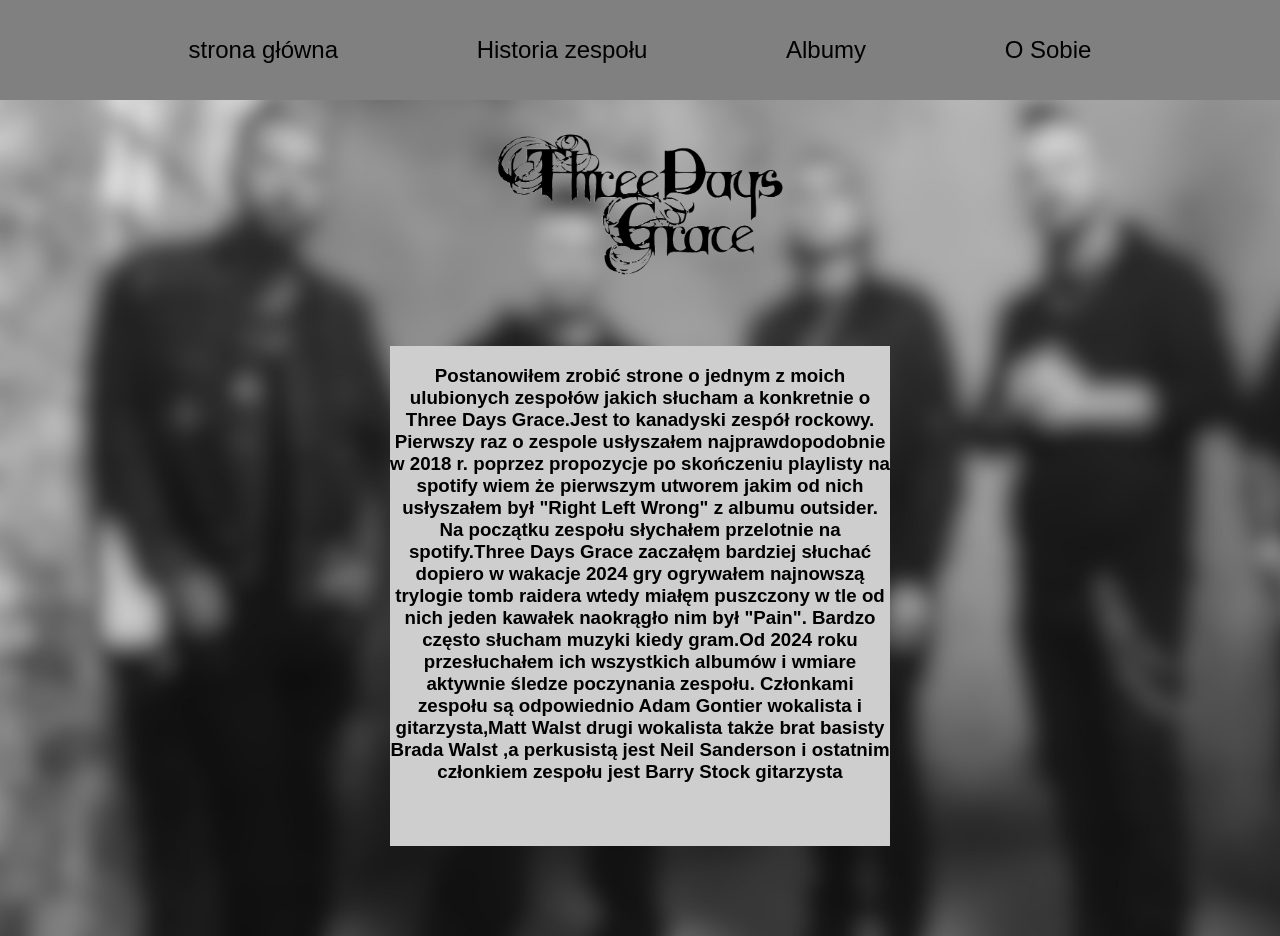
<file: index.html>
<!DOCTYPE html>
<html lang="en">
<head>
    <meta charset="UTF-8">
    <meta name="viewport" content="width=device-width, initial-scale=1.0">
    <title>Moja strona</title>
    <link rel="stylesheet" href="style.css">
    <link rel="stylesheet" href="styldod.css">
</head>
<body>
    <nav class="navbar">
        <a href="index.html" class="nav-item">strona główna</a>
        <a href="historia.html" class="nav-item">Historia zespołu</a>
        <a href="albumy.html" class="nav-item">Albumy</a>
        <a href="osobie.html" class="nav-item">O Sobie</a>
    </nav>
    <img src="logo.png" alt="logo" class="logo">
    <main class="content">
        <div class="tekst">
            <header><h3>Postanowiłem zrobić strone o jednym z moich ulubionych zespołów jakich słucham a konkretnie o Three Days Grace.Jest to kanadyski zespół rockowy.
                Pierwszy raz o zespole usłyszałem najprawdopodobnie w 2018 r. 
                poprzez propozycje po skończeniu playlisty na spotify wiem że pierwszym utworem jakim od nich usłyszałem był "Right Left Wrong" z albumu outsider.
                Na początku zespołu słychałem przelotnie na spotify.Three Days Grace zaczałęm bardziej słuchać dopiero w wakacje 2024 gry ogrywałem najnowszą trylogie tomb raidera wtedy miałęm puszczony w tle od nich jeden kawałek naokrągło nim był "Pain".
                Bardzo często słucham muzyki kiedy gram.Od 2024 roku przesłuchałem ich wszystkich albumów i wmiare aktywnie śledze poczynania zespołu.
                Członkami zespołu są odpowiednio Adam Gontier wokalista i gitarzysta,Matt Walst drugi wokalista także brat basisty Brada Walst ,a perkusistą jest Neil Sanderson i ostatnim członkiem zespołu jest Barry Stock gitarzysta
         </h3></header>
        </div>
    </main>
</body>
</html>
</file>
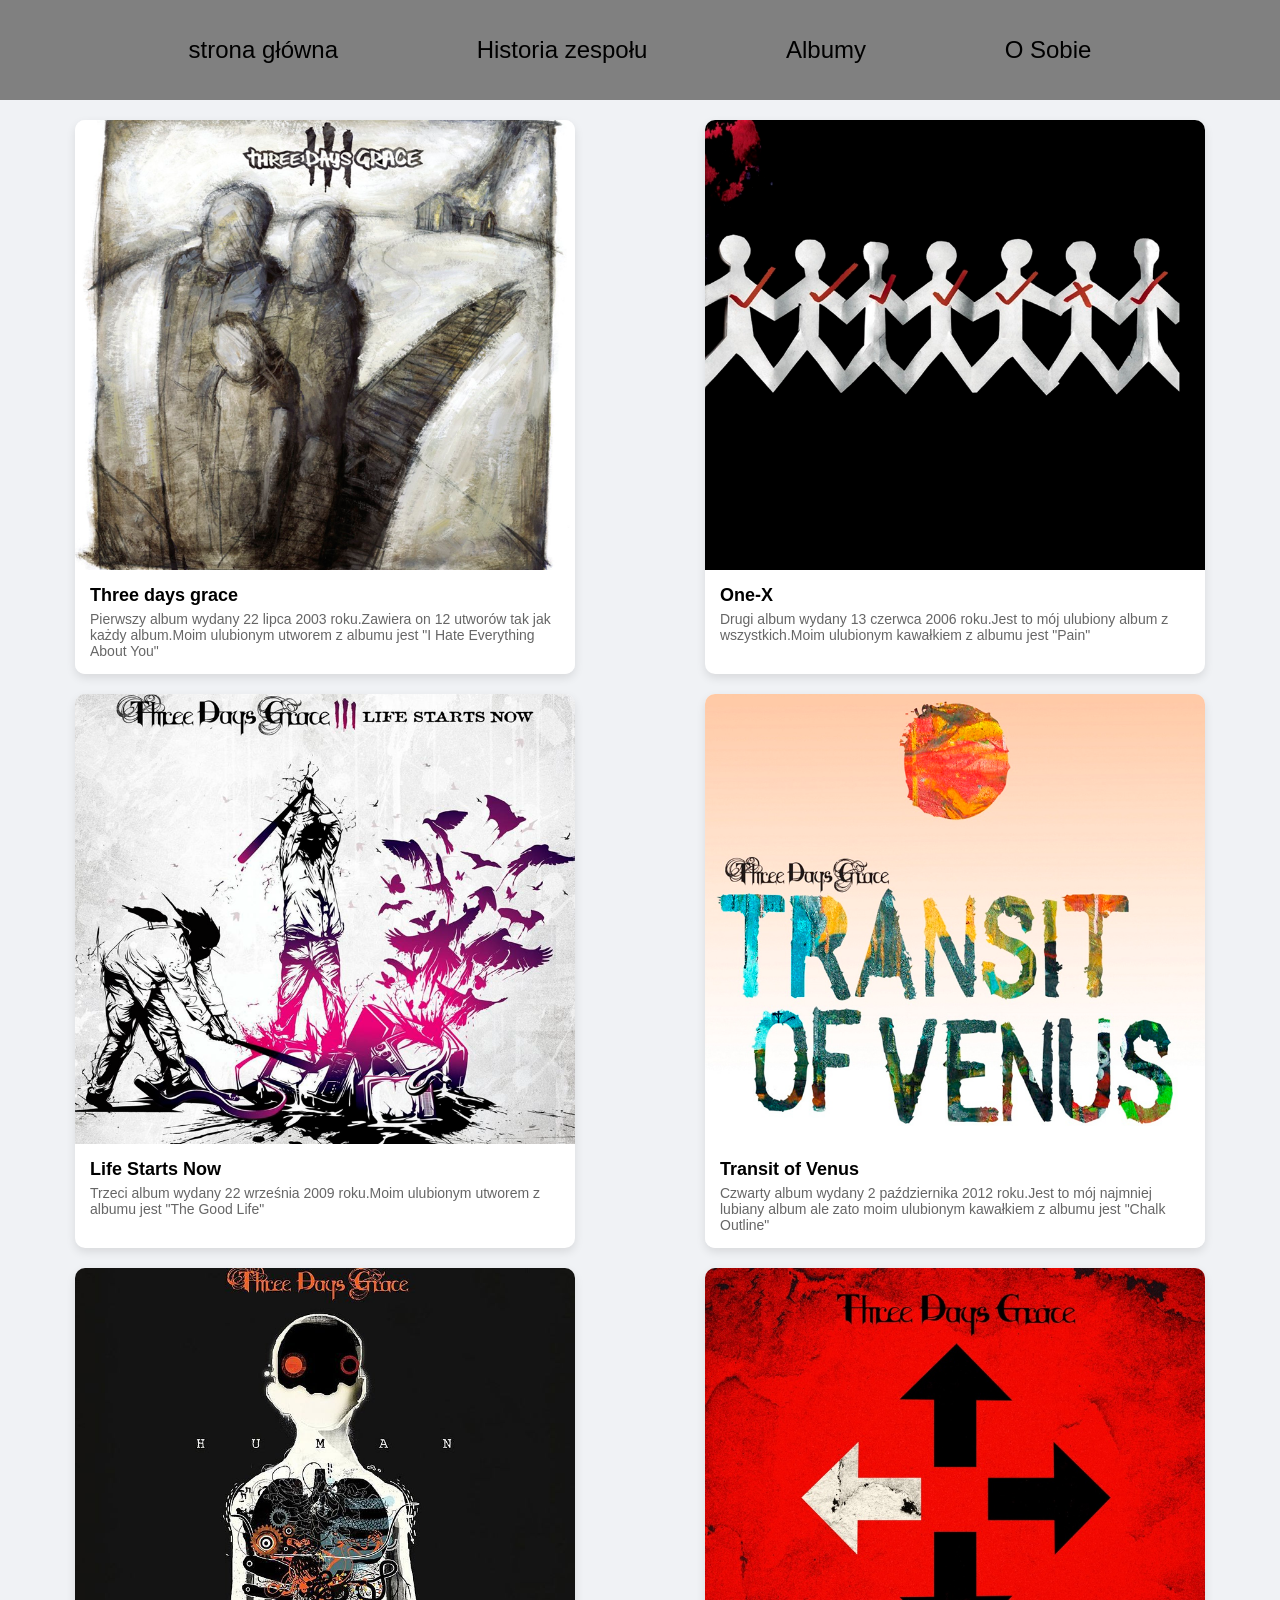
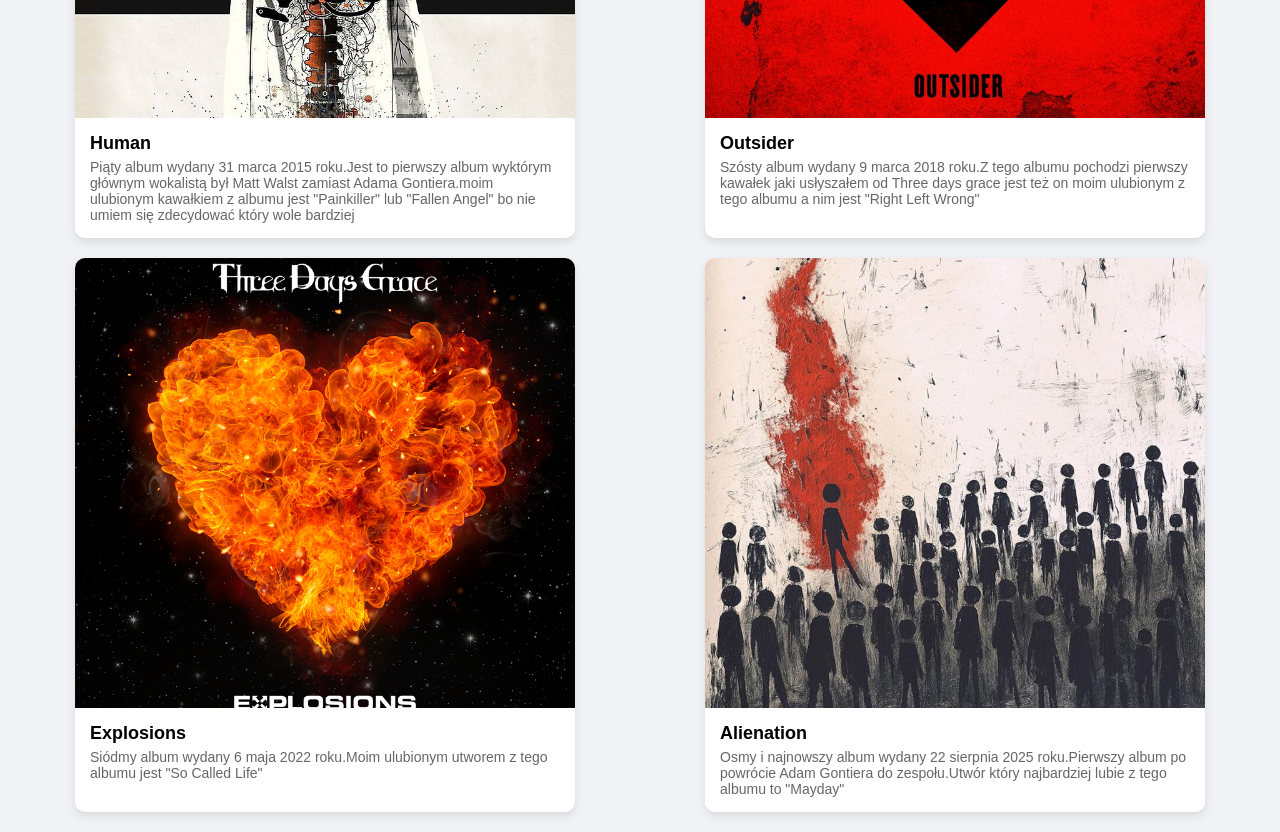
<file: albumy.html>
<!DOCTYPE html>
<html lang="en">
<head>
    <meta charset="UTF-8">
    <meta name="viewport" content="width=device-width, initial-scale=1.0">
    <title>Albumy-moja strona</title>
    <link rel="stylesheet" href="style.css">
    <link rel="stylesheet" href="stylalbum.css">
</head>
<body>
    <nav class="navbar">
        <a href="index.html" class="nav-item">strona główna</a>
        <a href="historia.html" class="nav-item">Historia zespołu</a>
        <a href="albumy.html" class="nav-item">Albumy</a>
        <a href="osobie.html" class="nav-item">O Sobie</a>
    </nav>
<main>
    <section class="gallery">
    <div class="card">
        <img src="3dg.png" alt="pierwszy Album ">
        <div class="card-content">
            <h3>Three days grace</h3>
            <p>Pierwszy album wydany 22 lipca 2003 roku.Zawiera on 12 utworów tak jak każdy album.Moim ulubionym utworem z albumu jest "I Hate Everything About You"</p>
        </div>
    </div>

    <div class="card">
        <img src="one-x.png" alt="drugi Album ">
        <div class="card-content">
            <h3>One-X</h3>
            <p>Drugi album wydany 13 czerwca 2006 roku.Jest to mój ulubiony album z wszystkich.Moim ulubionym kawałkiem z albumu jest "Pain"</p>
        </div>
    </div>

    <div class="card">
        <img src="life.png" alt="trzeci Album ">
        <div class="card-content">
            <h3>Life Starts Now</h3>
            <p>Trzeci album wydany 22 września 2009 roku.Moim ulubionym utworem z albumu jest "The Good Life"</p>
        </div>
    </div>
    <div class="card">
        <img src="transit.png" alt="czwarty Album ">
        <div class="card-content">
            <h3>Transit of Venus</h3>
            <p>Czwarty album wydany 2 października 2012 roku.Jest to mój najmniej lubiany album ale zato moim ulubionym kawałkiem z albumu jest "Chalk Outline" </p>
        </div>
    </div>
    <div class="card">
        <img src="human.jpg" alt="piąty Album ">
        <div class="card-content">
            <h3>Human</h3>
            <p>Piąty album wydany 31 marca 2015 roku.Jest to pierwszy album wyktórym głównym wokalistą był Matt Walst zamiast Adama Gontiera.moim ulubionym kawałkiem z albumu jest "Painkiller" lub "Fallen Angel" bo nie umiem się zdecydować który wole bardziej</p>
        </div>
    </div>
    <div class="card">
        <img src="outsider.jpg" alt="szósty Album ">
        <div class="card-content">
            <h3>Outsider</h3>
            <p>Szósty album wydany 9 marca 2018 roku.Z tego albumu pochodzi pierwszy kawałek jaki usłyszałem od Three days grace jest też on moim ulubionym z tego albumu a nim jest "Right Left Wrong"</p>
        </div>
    </div>
    <div class="card">
        <img src="explosions.png" alt="siódmy Album ">
        <div class="card-content">
            <h3>Explosions</h3>
            <p>Siódmy album wydany 6 maja 2022 roku.Moim ulubionym utworem z tego albumu jest "So Called Life"</p>
        </div>
    </div>
    <div class="card">
        <img src="alie.png" alt="osmy Album ">
        <div class="card-content">
            <h3>Alienation</h3>
            <p>Osmy i najnowszy album wydany 22 sierpnia 2025 roku.Pierwszy album po powrócie Adam Gontiera do zespołu.Utwór który najbardziej lubie z tego albumu to "Mayday"</p>
        </div>
    </div>
    </section>
</main>
</body>
</html>
</file>
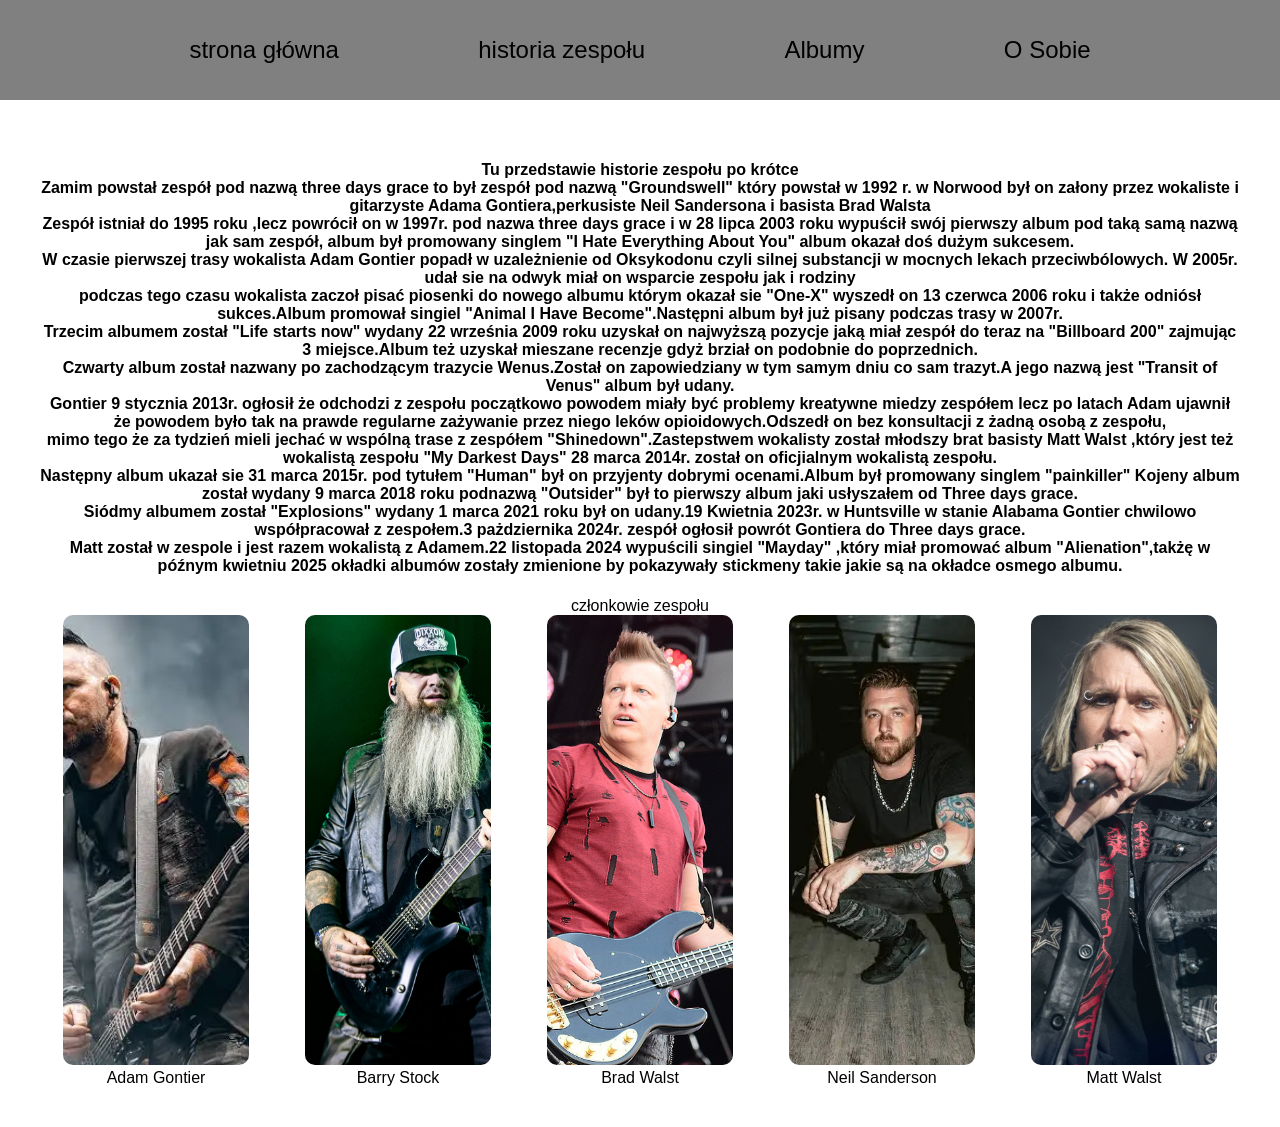
<file: historia.html>
<!DOCTYPE html>
<html lang="en">
<head>
    <meta charset="UTF-8">
    <meta name="viewport" content="width=device-width, initial-scale=1.0">
    <title>Moja strona-historia</title>
    <link rel="stylesheet" href="styl_historia.css">
</head>
<body>
    <nav class="navbar">
        <a href="index.html" class="nav-item">strona główna</a>
        <a href="historia.html" class="nav-item">historia zespołu</a>
        <a href="albumy.html" class="nav-item">Albumy</a>
        <a href="osobie.html" class="nav-item">O Sobie</a>
    </nav>

    <main class="content">
        <div class="tekst">
            <header><h4>Tu przedstawie historie zespołu po krótce<br>
            Zamim powstał zespół pod nazwą three days grace to był zespół pod nazwą "Groundswell" który powstał w 1992 r. w Norwood był on załony przez wokaliste i gitarzyste Adama Gontiera,perkusiste Neil Sandersona i basista Brad Walsta<br>
            Zespół istniał do 1995 roku ,lecz powrócił on w 1997r. pod nazwa three days grace i w 28 lipca 2003 roku wypuścił swój pierwszy album pod taką samą nazwą jak sam zespół, album był promowany singlem "I Hate Everything About You" album okazał doś dużym sukcesem.<br>
            W czasie pierwszej trasy wokalista Adam Gontier popadł w uzależnienie od Oksykodonu czyli silnej substancji w mocnych lekach przeciwbólowych. W 2005r. udał sie na odwyk miał on wsparcie zespołu jak i rodziny<br>
            podczas tego czasu wokalista zaczoł pisać piosenki do nowego albumu którym okazał sie "One-X" wyszedł on 13 czerwca 2006 roku i także odniósł sukces.Album promował singiel "Animal I Have Become".Następni album był już pisany podczas trasy w 2007r.<br>
            Trzecim albumem został "Life starts now" wydany 22 września 2009 roku uzyskał on najwyższą pozycje jaką miał zespół do teraz na "Billboard 200" zajmując 3 miejsce.Album też uzyskał mieszane recenzje gdyż brział on podobnie do poprzednich.<br>
            Czwarty album został nazwany po zachodzącym trazycie Wenus.Został on zapowiedziany w tym samym dniu co sam trazyt.A jego nazwą jest "Transit of Venus" album był udany.<br>
            Gontier 9 stycznia 2013r. ogłosił że odchodzi z zespołu początkowo powodem miały być problemy kreatywne miedzy zespółem lecz po latach Adam ujawnił że powodem było tak na prawde regularne zażywanie przez niego leków opioidowych.Odszedł on bez konsultacji z żadną osobą z zespołu,<br>
            mimo tego że za tydzień mieli jechać w wspólną trase z zespółem "Shinedown".Zastepstwem wokalisty został młodszy brat basisty Matt Walst ,który jest też wokalistą zespołu "My Darkest Days" 28 marca 2014r. został on oficjialnym wokalistą zespołu.<br>
            Następny album ukazał sie 31 marca 2015r. pod tytułem "Human" był on przyjenty dobrymi ocenami.Album był promowany singlem "painkiller"
            Kojeny album został wydany 9 marca 2018 roku podnazwą "Outsider" był to pierwszy album jaki usłyszałem od Three days grace.<br>
            Siódmy albumem został "Explosions" wydany 1 marca 2021 roku był on udany.19 Kwietnia 2023r. w Huntsville w stanie Alabama Gontier chwilowo współpracował z zespołem.3 pażdziernika 2024r. zespół ogłosił powrót Gontiera do Three days grace.<br>
            Matt został w zespole i jest razem wokalistą z Adamem.22 listopada 2024 wypuścili singiel "Mayday" ,który miał promować album "Alienation",takżę w późnym kwietniu 2025 okładki albumów zostały zmienione by pokazywały stickmeny takie jakie są na okładce osmego albumu.<br>
            </h4></header>
        </div>
        członkowie zespołu
        <section class="gallery">
            <div class="zdj"><img src="Adam.jpg" alt="Adam Gontier"><br>Adam Gontier</div>
            <div class="zdj"><img src="Barry.jpg" alt="Barry Stock"><br>Barry Stock</div>
            <div class="zdj"><img src="Brad.jpg" alt="Brad Walst"><br>Brad Walst</div>
            <div class="zdj"><img src="Neil.png" alt="Neil Sanderson"><br>Neil Sanderson</div>
            <div class="zdj"><img src="Matt.jpg" alt="Matt Walst"><br>Matt Walst</div>
        </section>
    </main>
</body>
</html>
</file>
<file: style.css>
body {
    margin: 0;
    font-family: Arial, sans-serif;
    background-image:url(TDG.jpg);
    background-size: cover;
}

.navbar {
    background-color: #808080; 
    height: 100px;             
    display: flex;
    align-items: center;       
    justify-content: space-evenly; 
    padding: 0 50px;
}

.nav-item {
    text-decoration: none;
    color: black;
    font-size: 24px;
    font-weight: 400;
    transition: color 0.3s;
}

.nav-item:hover {
    color: #dacdcd;
}

.content {
    padding: 40px;
    text-align: center;
}
</file>
<file: styldod.css>
.logo{
    display: block;
    margin: 20px auto;
    width: 300px;
    height: auto;
    margin-bottom: 0.5px;
}
.tekst{
    display: flex;
    background-color: rgb(207, 206, 206);
    width: 500px;
    height: 500px;
    margin: 50px auto;
    margin-top: 10px;
    justify-content: center;
}
</file>
<file: stylalbum.css>
.gallery {
    display: flex;
    flex-wrap: wrap;         
    justify-content:space-around; 
    gap: 20px;               
    padding: 20px;
    background-color: #f0f2f5;
}

.card {
    background-color: white;
    width: 500px;           
    border-radius: 10px;
    overflow: hidden;        
    box-shadow: 0 4px 10px rgba(0,0,0,0.1);
    display: flex;
    flex-direction: column;  
}

.card img {
    width: 100%;             
    height: 450px;           
    object-fit: cover;       
    display: block;
}

.card-content {
    padding: 15px;
    background-color: white;
}

.card-content h3 {
    margin: 0 0 5px 0;
    font-size: 18px;
}

.card-content p {
    margin: 0;
    font-size: 14px;
    color: #666;
}
</file>
<file: styl_historia.css>
body {
    margin: 0;
    font-family: Arial, sans-serif;
    background-color: rgb(255, 255, 255);
}

.navbar {
    background-color: #808080; 
    height: 100px;             
    display: flex;
    align-items: center;       
    justify-content: space-evenly; 
    padding: 0 50px;
}

.nav-item {
    text-decoration: none;
    color: black;
    font-size: 24px;
    font-weight: 400;
    transition: color 0.3s;
}

.nav-item:hover {
    color: #dacdcd;
}

.content {
    padding: 40px;
    text-align: center;
}

.tekst{
    display: flex;
    justify-content: center;
}

.gallery{
    display: flex;         
    justify-content: center; 
    gap: 10px;                   
}
.zdj{
    width: 500px;           
    border-radius: 10px;
    
}

.zdj img{
    width: 80%;             
    height: 450px;           
    object-fit: cover;       
    border-radius: 10px;
}
</file>
